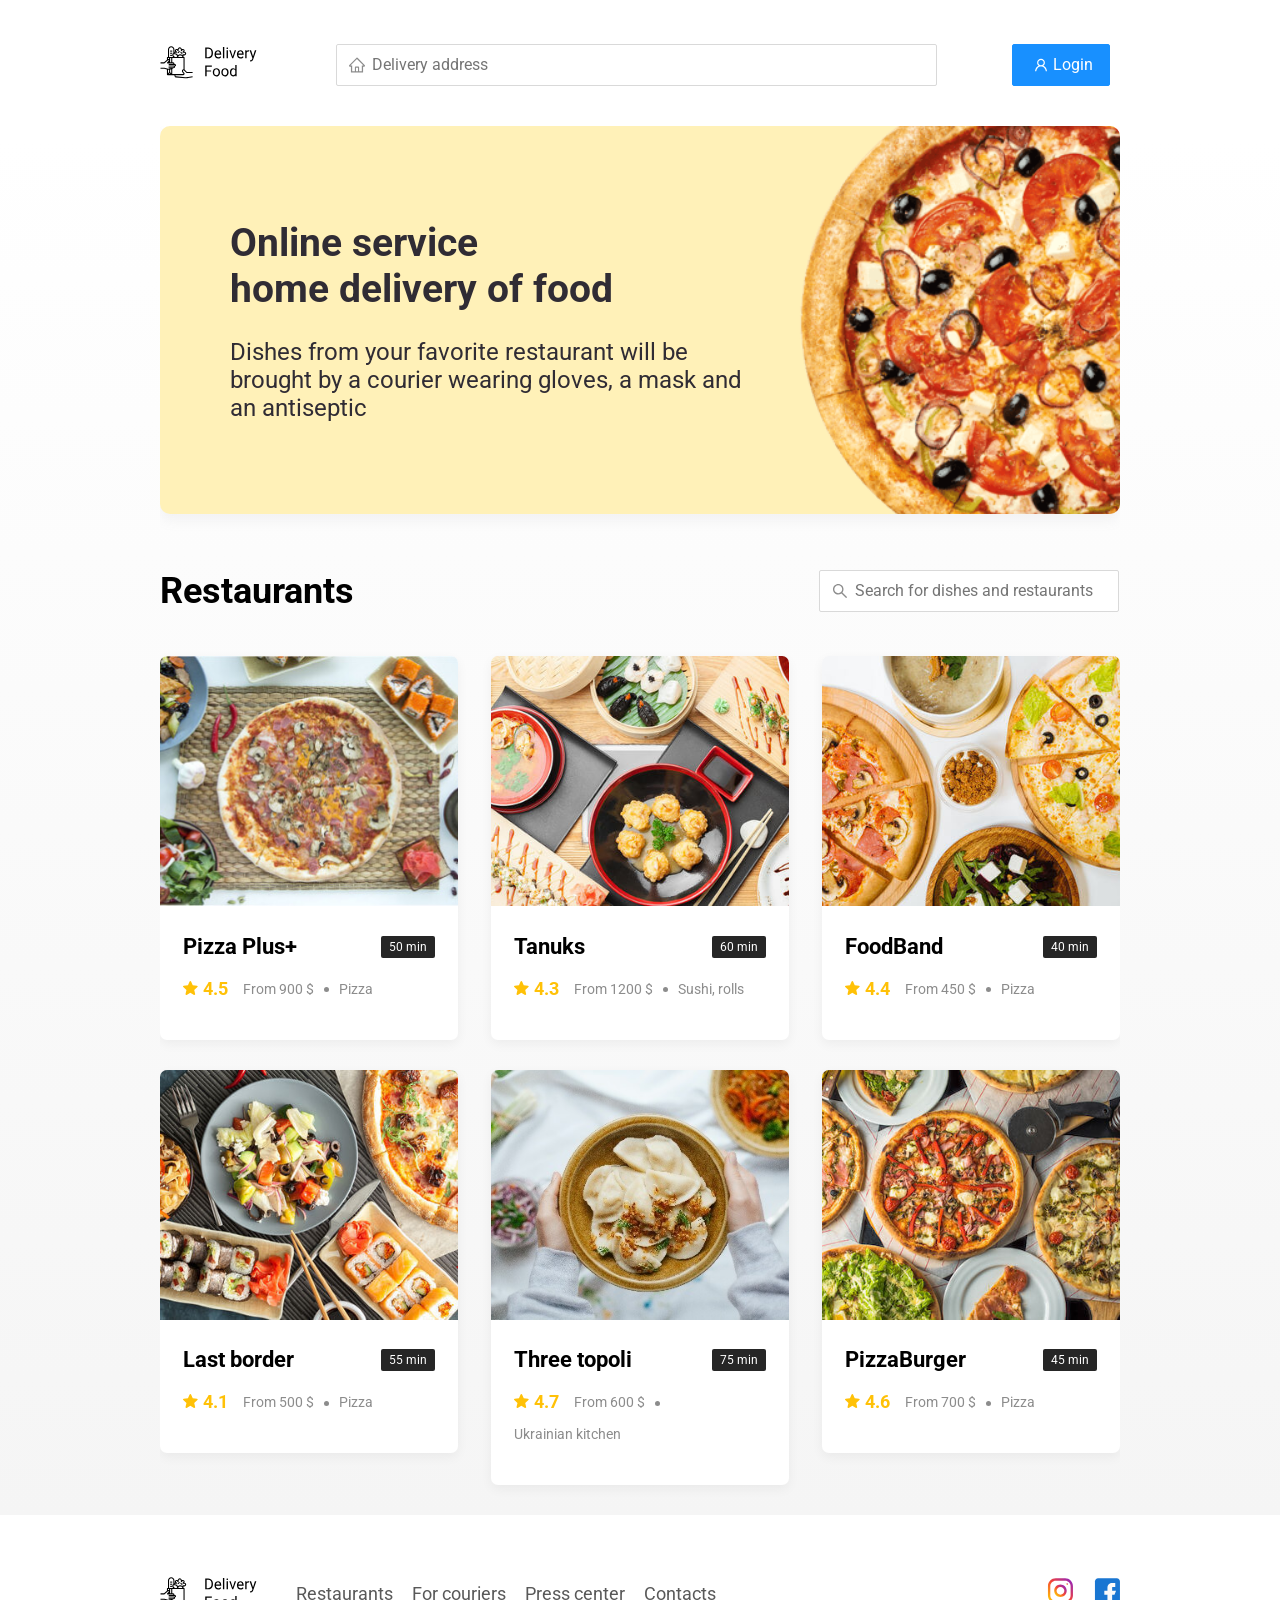
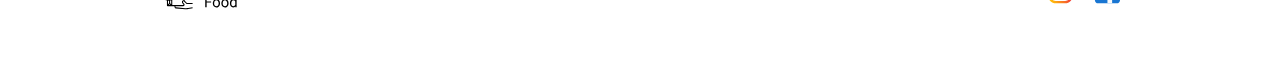
<file: index.html>
<!DOCTYPE html>
<html lang="en">

<head>
    <meta charset="UTF-8"/>
    <meta name="viewport" content="width=device-width, initial-scale=1.0"/>
    <title>Delivery Food — home delivery</title>
	<link rel="icon" type="image/x-icon" href="img/icon/logo.svg">
    <link href="https://fonts.googleapis.com/css?family=Roboto:400,700&display=swap&subset=cyrillic" rel="stylesheet"/>
    <link rel="stylesheet" href="css/normalize.css"/>
    <link rel="stylesheet" href="css/style.css"/>
    <link rel="stylesheet" href="https://cdn.jsdelivr.net/npm/swiper@8/swiper-bundle.min.css">
</head>

<body>
	<div class="container">
		<header class="header">
			<a class="logo">
				<img src="img/icon/logo.svg" alt="Logo"/>
			</a>
			<label class="address">
				<input type="text" class="input input-address" placeholder="Delivery address"/>
			</label>
			<div class="buttons">
				<span class="user-name"></span>
				<button class="button button-primary button-auth">
					<span class="button-auth-svg"></span>
					<span class="button-text">Login</span>
				</button>
				<button class="button button-cart" id="cart-button">
					<span class="button-cart-svg"></span>
					<span class="button-text">Cart</span>
				</button>
				<button class="button button-primary button-out">
					<span class="button-text">Logout</span>
					<span class="button-out-svg"></span>
				</button>
			</div>
		</header>
	</div>
	<!-- /.container  -->

	<main class="main">
		<div class="container">
			<div class="container-promo swiper-container">
				<div class="swiper-wrapper">
				<section class="swiper-slide promo pizza">
					<h1 class="promo-title">Online service <br/>home delivery of food</h1>
					<p class="promo-text">
						Dishes from your favorite restaurant will be brought by a courier wearing gloves, a mask and an antiseptic
					</p>
				</section>
				<section class="swiper-slide promo kebab">
					<h1 class="promo-title">Kebabs for May <br> with discount 35%</h1>
					<p class="promo-text">
						Order kebabs in any restaurant before May 10 and get a discount using the OMAG promo code
					</p>
				</section>
				<section class="swiper-slide promo vegetables">
					<h1 class="promo-title">20% discount on all food <br> by promo code LOVE.JS</h1>
					<p class="promo-text">
						The dish from the restaurant will be brought along with two gift books on the frontend
					</p>
				</section>
				<section class="swiper-slide promo sushi">
					<h1 class="promo-title">Discounted sets up to 30% <br> in restaurants</h1>
					<p class="promo-text">
						Discounts on sets until May 30 with a promo code DADADA
					</p>
				</section>
				</div>
			</div>
			<section class="restaurants">
				<div class="section-heading">
					<h2 class="section-title">Restaurants</h2>
					<label class="search">
						<input type="text" class="input input-search" placeholder="Search for dishes and restaurants"/>
					</label>
				</div>
				<div class="cards cards-restaurants">
					
				</div>
				<!-- /.cards -->
			</section>
			<section class="menu hide">
				<div class="section-heading">
					<h2 class="section-title restaurant-title">Pizza Plus</h2>
					<div class="card-info">
						<div class="rating">
							4.5
						</div>
						<div class="price">From 50 $</div>
						<div class="category">Pizza</div>
					</div>
					<!-- /.card-info -->
				</div>
				<div class="cards cards-menu">
					
				</div>
				<!-- /.cards -->
			</section>

		</div>
		<!-- /.container -->
	</main>

	<footer class="footer">
		<div class="container">
			<div class="footer-block">
				<img src="img/icon/logo.svg" alt="logo" class="logo footer-logo"/>
				<nav class="footer-nav">
					<a href="#" class="footer-link">Restaurants </a>
					<a href="#" class="footer-link">For couriers</a>
					<a href="#" class="footer-link">Press center</a>
					<a href="#" class="footer-link">Contacts</a>
				</nav>
				<div class="social-links">
					<a href="#" class="social-link"><img src="img/social/instagram.svg" alt="instagram"/></a>
					<a href="#" class="social-link"><img src="img/social/fb.svg" alt="facebook"/></a>
				</div>
				<!-- /.social-links -->
			</div>
			<!-- /.footer-block -->
		</div>
	</footer>

	<div class="modal modal-cart">
		<div class="modal-dialog">
			<div class="modal-header">
				<h3 class="modal-title">Cart</h3>
				<button class="close">&times;</button>
			</div>
			<!-- /.modal-header -->
			<div class="modal-body">
				<div class="food-row">
					<span class="food-name">Roll eel standard</span>
					<strong class="food-price">250 $</strong>
					<div class="food-counter">
						<button class="counter-button">-</button>
						<span class="counter">1</span>
						<button class="counter-button">+</button>
					</div>
				</div>
				<!-- /.foods-row -->
				<div class="food-row">
					<span class="food-name">Ролл угорь стандарт</span>
					<strong class="food-price">250 $</strong>
					<div class="food-counter">
						<button class="counter-button">-</button>
						<span class="counter">1</span>
						<button class="counter-button">+</button>
					</div>
				</div>
				<!-- /.foods-row -->
				<div class="food-row">
					<span class="food-name">Ролл угорь стандарт</span>
					<strong class="food-price">250 $</strong>
					<div class="food-counter">
						<button class="counter-button">-</button>
						<span class="counter">1</span>
						<button class="counter-button">+</button>
					</div>
				</div>
				<!-- /.foods-row -->
				<div class="food-row">
					<span class="food-name">Ролл угорь стандарт</span>
					<strong class="food-price">250 $</strong>
					<div class="food-counter">
						<button class="counter-button">-</button>
						<span class="counter">1</span>
						<button class="counter-button">+</button>
					</div>
				</div>
				<!-- /.foods-row -->
			</div>
			<!-- /.modal-body -->
			<div class="modal-footer">
				<span class="modal-pricetag">1250 $</span>
				<div class="footer-buttons">
					<button class="button button-primary">Make order</button>
					<button class="button clear-cart">Cancel</button>
				</div>
			</div>
			<!-- /.modal-footer -->
		</div>
		<!-- /.modal-dialog -->
	</div>

	<div class="modal-auth">
		<div class="modal-dialog modal-dialog-auth">
			<button class="close-auth">&times;</button>
			<form id="logInForm">
				<fieldset class="modal-body">
					<legend class="modal-title">Authorization</legend>
					<label class="label-auth">
						<span>Login</span>
						<input id="login" type="text">
						<span id='wrongLogin'>Input login</span>
					</label>
					<label class="label-auth">
						<span>Password</span>
						<input id="password" type="password">
					</label>
				</fieldset>
				<!-- /.modal-body -->
				<div class="modal-footer">
					<div class="footer-buttons">
						<button class="button button-primary button-login" type="submit">Login</button>
					</div>
				</div>
			</form>
			<!-- /.modal-footer -->
		</div>
		<!-- /.modal-dialog -->
	</div>
	<script src="https://cdn.jsdelivr.net/npm/swiper@8/swiper-bundle.min.js"></script>
	<script src="js/main.js"></script>
</body>

</html>
</file>
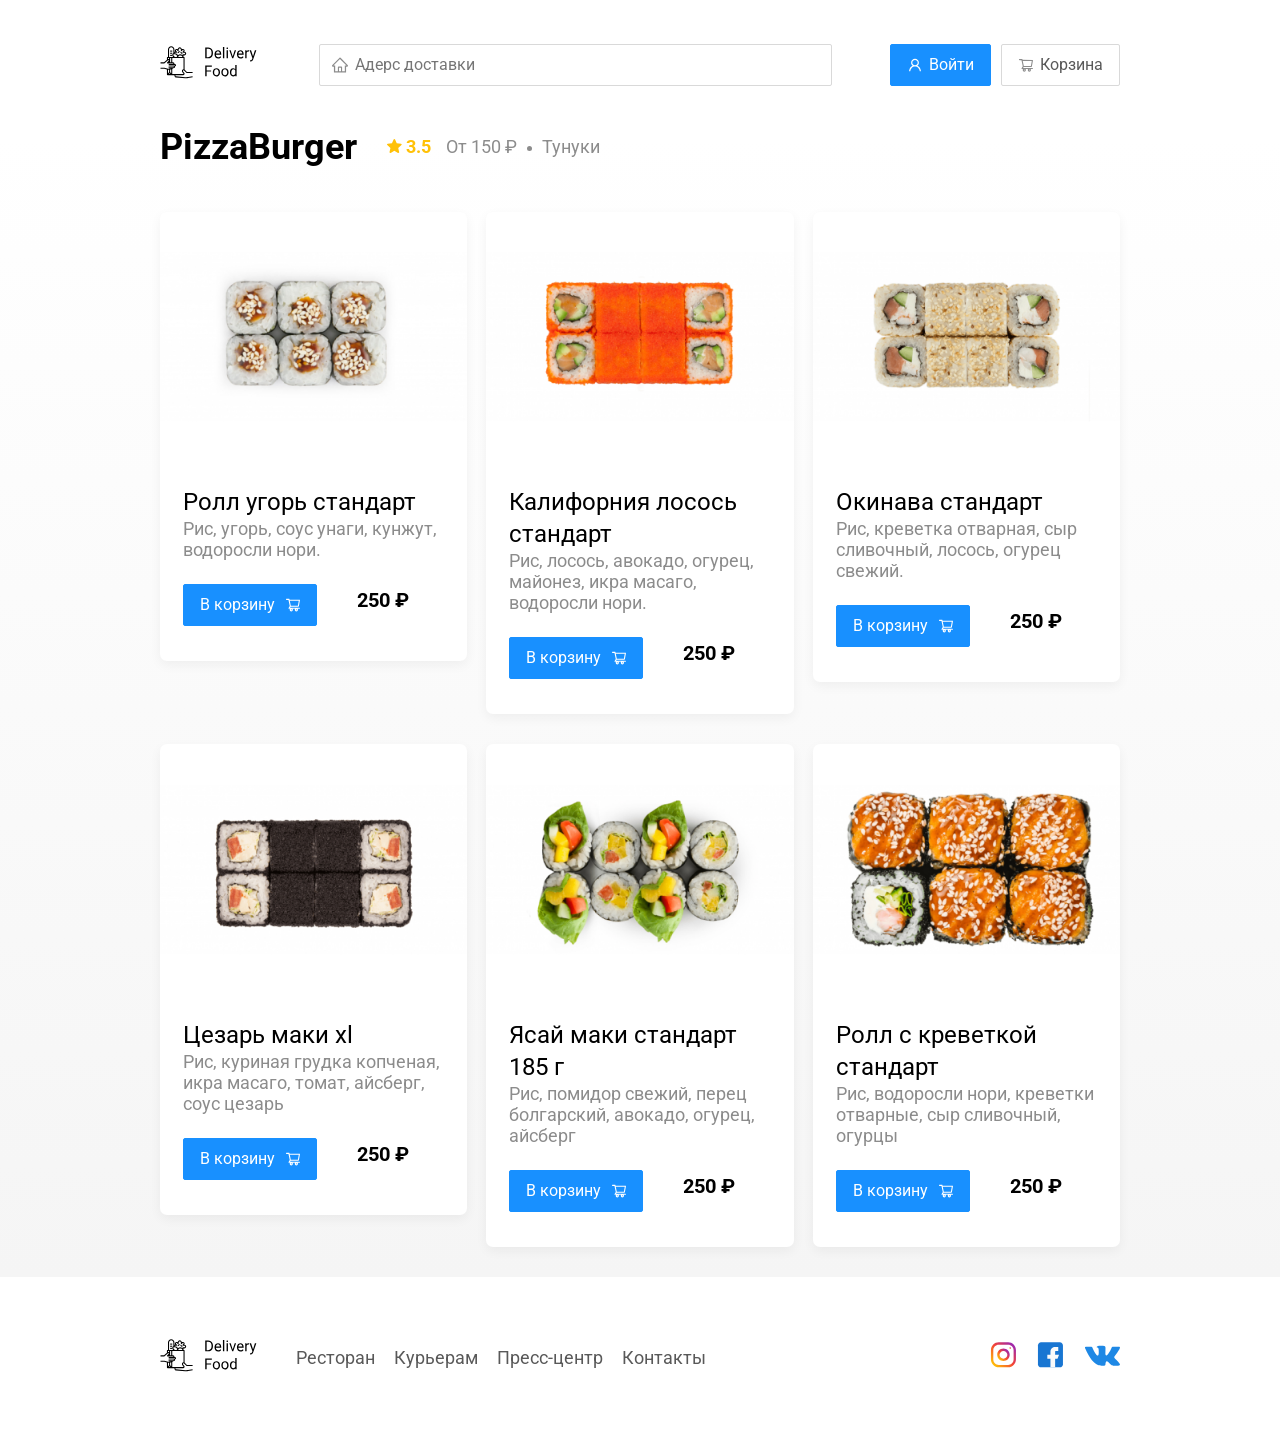
<file: restaurant.html>
<!DOCTYPE html>
<html lang="ru">
<head>
    <meta charset="UTF-8">
    <meta name="viewport" content="width=device-width, initial-scale=1.0">
    <link rel="stylesheet" href="CSS/normalize.css">
    <link rel="stylesheet" href="CSS/animate.css">
    <link rel="stylesheet" href="CSS/style.css">
    <title>PizzaBurger</title>
    <link href="https://fonts.googleapis.com/css?family=Roboto:400,700&display=swap&subset=cyrillic" rel="stylesheet">
</head>
<body>
    <div class="container">
        <header class="header">
            <a href="index.html" class="Logo"> 
                <img src="Images/logo.svg" alt="logo">
            </a>
            <input class="input input-address" type="text" placeholder="Адерс доставки">
            <div class="buttons">
                <button class="button button-primary">
                    <img src="Images/user.svg" alt="user" class="button-icon">
                    <span class="button-text">Войти</span>
                    </button>
                <button class="button" id="cart-button">
                    <img src="Images/shopping-cart.svg" alt="" class="button-icon">
                    <span class="button-text">Корзина</span>
                </button>
            </div>
        </header>
    </div>
    <!-- container -->
    <main class="main">
        <div class="container">
            <secrtion class="restaurants">
                <div class="section-heading">
                    <h2 class="section-title">PizzaBurger</h2>
                    <div class="card-info">
                        <div class="rating"><img src="Images/star.svg" alt="rating" class="rating-star"> 3.5</div>
                        <div class="price">От 150 ₽</div>
                        <div class="category">Тунуки</div>
                    </div>
                    <!-- card2-info -->
                </div>
                <div class="cards">
                    <dev class="card wow fadeInUp" data-wow-delay="0.2s">
                        <img src="Images/s1.png" alt="image" class="card-image">
                        <div class="card-text">
                            <div class="card-heading">
                                <h3 class="card-title card-title-reg">Ролл угорь стандарт</h3>
                            </div>
                            <!-- card heading -->
                            <div class="card-info">
                                <div class="ingredients">Рис, угорь, соус унаги, кунжут, водоросли нори.</div>
                            </div>
                            <!-- card1-info -->
                            <div class="card-buttons">
                                <button class="button button-primary">
                                    <span class="button-card-text">В корзину</span>
                                    <img src="Images/shopping-cart-white.svg" alt="shopping-cart" class="button-card-image">
                                </button>
                                <strong class="card-price-bold">250 ₽</strong>
                            </div>
                        </div>
                    </dev>
                    <!-- /card -->
                    <div class="card wow fadeInUp" data-wow-delay="0.4s">
                        <img src="Images/s2.png" alt="image" class="card-image">
                        <div class="card-text">
                            <div class="card-heading">
                                <h3 class="card-title card-title-reg">Калифорния лосось стандарт</h3>
                            </div>
                            <!-- card heading -->
                            <div class="card-info">
                                <div class="ingredients">Рис, лосось, авокадо, огурец, майонез, икра масаго, водоросли нори.</div>
                            </div>
                            <!-- card1-info -->
                            <div class="card-buttons">
                                <button class="button button-primary">
                                    <span class="button-card-text">В корзину</span>
                                    <img src="Images/shopping-cart-white.svg" alt="shopping-cart" class="button-card-image">
                                </button>
                                <strong class="card-price-bold">250 ₽</strong>
                            </div>
                        </div>
                    </div>
                    <!-- /card -->
                    <div class="card wow fadeInUp" data-wow-delay="0.6s">
                        <img src="Images/s3.png" alt="image" class="card-image">
                        <div class="card-text">
                            <div class="card-heading">
                                <h3 class="card-title card-title-reg">Окинава стандарт</h3>
                            </div>
                            <!-- card heading -->
                            <div class="card-info">
                                <div class="ingredients"> Рис, креветка отварная, сыр сливочный, лосось, огурец свежий.</div>
                            </div>
                            <!-- card1-info -->
                            <div class="card-buttons">
                                <button class="button button-primary">
                                    <span class="button-card-text">В корзину</span>
                                    <img src="Images/shopping-cart-white.svg" alt="shopping-cart" class="button-card-image">
                                </button>
                                <strong class="card-price-bold">250 ₽</strong>
                            </div>
                        </div>
                    </div>
                    <!-- /card -->
                    <div class="card wow fadeInUp" data-wow-delay="0.2s">
                        <img src="Images/s4.png" alt="image" class="card-image">
                        <div class="card-text">
                            <div class="card-heading">
                                <h3 class="card-title card-title-reg">Цезарь маки хl</h3>
                            </div>
                            <!-- card heading -->
                            <div class="card-info">
                                <div class="ingredients">Рис, куриная грудка копченая, икра масаго, томат, айсберг, соус цезарь</div>
                            </div>
                            <!-- card1-info -->
                            <div class="card-buttons">
                                <button class="button button-primary">
                                    <span class="button-card-text">В корзину</span>
                                    <img src="Images/shopping-cart-white.svg" alt="shopping-cart" class="button-card-image">
                                </button>
                                <strong class="card-price-bold">250 ₽</strong>
                            </div>
                        </div>
                    </div>
                    <!-- /card -->
                    <div class="card wow fadeInUp" data-wow-delay="0.4s">
                        <img src="Images/s5.png" alt="image" class="card-image">
                        <div class="card-text">
                            <div class="card-heading">
                                <h3 class="card-title card-title-reg">Ясай маки стандарт 185 г</h3>
                            </div>
                            <!-- card heading -->
                            <div class="card-info">
                                <div class="ingredients">Рис, помидор свежий, перец болгарский, авокадо, огурец, айсберг</div>
                            </div>
                            <!-- card1-info -->
                            <div class="card-buttons">
                                <button class="button button-primary">
                                    <span class="button-card-text">В корзину</span>
                                    <img src="Images/shopping-cart-white.svg" alt="shopping-cart" class="button-card-image">
                                </button>
                                <strong class="card-price-bold">250 ₽</strong>
                            </div>
                        </div>
                    </div>
                    <!-- /card -->
                    <div class="card wow fadeInUp" data-wow-delay="0.6s">
                        <img src="Images/s6.png" alt="image" class="card-image">
                        <div class="card-text">
                            <div class="card-heading">
                                <h3 class="card-title card-title-reg">Ролл с креветкой стандарт</h3>
                            </div>
                            <!-- card heading -->
                            <div class="card-info">
                                <div class="ingredients">Рис, водоросли нори, креветки отварные, сыр сливочный, огурцы</div>
                            </div>
                            <!-- card1-info -->
                            <div class="card-buttons">
                                <button class="button button-primary">
                                    <span class="button-card-text">В корзину</span>
                                    <img src="Images/shopping-cart-white.svg" alt="shopping-cart" class="button-card-image">
                                </button>
                                <strong class="card-price-bold">250 ₽</strong>
                            </div>
                        </div>
                    </div>
                    <!-- /card -->
                </div>
                <!-- /cards -->
            </secrtion>
        </div>
    </main>
    <footer class="footer">
        <div class="container">
            <div class="footer-block">
                <a href="index.html" class="Logo"> 
                    <img src="Images/logo.svg" alt="logo">
                </a>
                <nav class="footer-nav">
                    <a href="#" class="footer-link">Ресторан</a>
                    <a href="#" class="footer-link">Курьерам</a>
                    <a href="#" class="footer-link">Пресс-центр</a>
                    <a href="#" class="footer-link">Контакты</a>
                </nav>
                <div class="social-links">
                    <a href="#" class="social-link"><img src="Images\instagram.svg" alt="instagram"></a>
                    <a href="#" class="social-link"><img src="Images\FB.svg" alt="FB"></a>
                    <a href="#" class="social-link"><img src="Images\VK.svg" alt="VK"></a>
                </div>
            </div>
        </div>
    </footer>
    <div class="modal">
        <div class="modal-dialog">
            <div class="modal-header">
                <h3 class="modal-title">Корзина</h3>
                <button class="close">&times;</button>            <!-- спец символ крестик -->
            </div>
            <div class="modal-body">
                <div class="food-row">
                    <span class="food-name">Ролл угорь стандарт</span>
                    <strong class="food-price">250 ₽</strong>
                    <div class="food-counter">
                        <button class="counter-button">-</button>
                        <span class="coutner">1</span>
                        <button class="counter-button">+</button>
                    </div>
                </div>
                <div class="food-row">
                    <span class="food-name">Ролл угорь стандарт</span>
                    <strong class="food-price">250 ₽</strong>
                    <div class="food-counter">
                        <button class="counter-button">-</button>
                        <span class="coutner">1</span>
                        <button class="counter-button">+</button>
                    </div>
                </div>
                <div class="food-row">
                    <span class="food-name">Ролл угорь стандарт</span>
                    <strong class="food-price">250 ₽</strong>
                    <div class="food-counter">
                        <button class="counter-button">-</button>
                        <span class="coutner">1</span>
                        <button class="counter-button">+</button>
                    </div>
                </div>
                <div class="food-row">                      <!-- ctrl+shift+D Дублювання -->
                    <span class="food-name">Ролл угорь стандарт</span>
                    <strong class="food-price">250 ₽</strong>
                    <div class="food-counter">
                        <button class="counter-button">-</button>
                        <span class="coutner">1</span>
                        <button class="counter-button">+</button>
                    </div>
                </div>
                <!-- /.foots-row -->
            </div>
            <div class="modal-footer">
                <span class="modal-pricetag">1200 ₽</span>
                <div class="footer-buttons">
                    <button class="button button-primary">Оформить заказ</button>
                    <button class="button">Отмена</button>
                </div>
            </div>
        </div>
    </div>
    <script src="js/wow.js"></script>
    <script src="js/main.js"></script>
</body>
</html>
</file>
<file: css/style.css>
* {
    box-sizing: border-box;
}

body {
    font-family: "Roboto", sans-serif;
    padding-top: 44px;
}

a,
button {
    cursor: pointer;
    color: inherit;
}

.hide {
    display: none;
}

.container {
    max-width: 1200px;
    margin: auto;
    overflow: hidden;
}

.header {
    display: flex;
    align-items: center;
    justify-content: space-between;
    margin-bottom: 40px;
}

.input {
    background-color: #ffffff;
    border: 1px solid #d9d9d9;
    border-radius: 2px;
    font-size: 16px;
    line-height: 24px;
    padding: 8px 8px 8px 35px;
    background-repeat: no-repeat;
    background-position: left 11px center;
}

.address {
    flex: 0.8;
}

.input-address {
    width: 100%;
    background-image: url(../img/icon/home.svg);
}

.search {
    margin-left: auto;
    margin-right: 1px;
}

.input-search {
    width: 300px;
    background-image: url(../img/icon/search.svg);

}

.buttons {
    display: flex;
    align-items: center;
}

.button {
    display: flex;
    align-items: center;
    padding: 8px 16px;
    background: #ffffff;
    border: 1px solid #d9d9d9;
    box-sizing: border-box;
    box-shadow: 0 0 2px rgba(0, 0, 0, 0.0015);
    border-radius: 2px;
    color: #595959;
    font-size: 16px;
    line-height: 24px;
}

.button:hover {
    background: #1890ff;
    border: 1px solid #1890ff;
    color: #fff;
}


.button-primary {
    background: #1890ff;
    border: 1px solid #1890ff;
    color: #fff;
    margin-right: 10px;
}

.button-primary:hover {
    background: #ffffff;
    border: 1px solid #d9d9d9;
    color: #595959;
}

.button-icon {
    margin-right: 6px;
}

.button-card-text {
    margin-right: 10px;
}

.button-auth {
    background-position: 20px 13px;
}

.button-primary .button-auth-svg {
    width: 24px;
    height: 24px;
    background-color: #fff;
    -webkit-mask: url("../img/icon/user.svg") no-repeat 50% 50%;
    mask: url("../img/icon/user.svg") no-repeat 50% 50%;
    background-repeat: no-repeat;
}

.button-primary:hover .button-auth-svg {
    background-color: #595959;
}

.button .button-cart-svg {
    width: 24px;
    height: 24px;
    background-color: #595959;
    -webkit-mask: url("../img/icon/shopping-cart.svg") no-repeat 50% 50%;
    mask: url("../img/icon/shopping-cart.svg") no-repeat 50% 50%;
    background-repeat: no-repeat;
}

.button-primary .button-cart-svg {
    background-color: #fff;
}

.button:hover .button-cart-svg {
    background-color: #fff;
}

.button-primary:hover .button-cart-svg {
    background-color: #595959;
}

.button-cart {
    display: none;
    margin: 0 5px;
}

.button-out {
    display: none;
    margin: 0 5px;
}

.user-name {
    display: none;
    margin-right: 20px;
    font-weight: bold;
    font-size: 18px;
}

.promo-slider {

    width: 600px;
    height: 300px;

}

.promo {
    box-shadow: 0 7px 12px rgba(158, 158, 163, 0.1);
    border-radius: 10px;
    padding: 68px 70px;
    margin-bottom: 56px;
}

.pizza {
    background: #fff1b8 url(../img/promo/pizza.png) no-repeat top -100px right -250px / 830px
}

.kebab {
    background: #D6E4FF url(../img/promo/kebab.png) no-repeat top 45px right 40px / 450px;
}

.vegetables {
    background: #FFF566 url(../img/promo/vegetables.png) no-repeat top 0 right 0 / 825px
}

.sushi {
    background: #FFF1F0 url(../img/promo/sushi.png) no-repeat top 10px right 15px / 500px
}

.promo-title {
    font-style: normal;
    font-weight: bold;
    font-size: 39px;
    line-height: 46px;
    color: #302c34;
}

.promo-text {
    font-style: normal;
    font-weight: normal;
    font-size: 24px;
    line-height: 28px;
    color: #302c34;
    max-width: 538px;
}

.main {
    background: linear-gradient(180deg, rgba(245, 245, 245, 0) 1.04%, #f5f5f5 100%);
}

.section-heading {
    display: flex;
    align-items: center;
    margin-bottom: 44px;
}

.section-title {
    font-style: normal;
    font-weight: bold;
    font-size: 36px;
    line-height: 42px;
    margin: 0 30px 0 0;
    color: #000000;
}

.cards {
    display: flex;
    align-items: flex-start;
    justify-content: space-between;
    flex-wrap: wrap;
}

.card {
    background: #ffffff;
    box-shadow: 0 4px 12px rgba(0, 0, 0, 0.05);
    border-radius: 7px;
    overflow: hidden;
    margin-bottom: 30px;
    flex-basis: 31%;
    text-decoration: none;

}

.card-restaurant {
    cursor: pointer
}

.card-image {
    width: 100%;
    height: 250px;
    object-fit: cover;
}


.card-text {
    padding: 20px 23px 35px;
    min-height: 275px;
    display: flex;
    flex-direction: column;
}



.restaurants .card-text {
    min-height: auto;
}

.card-heading {
    display: flex;
    align-items: center;
    justify-content: space-between;
    margin-bottom: 10px;
}

.card-title {
    margin: 0;
    font-style: normal;
    font-weight: bold;
    font-size: 22px;
    line-height: 32px;
}

.card-title-reg {
    font-weight: 400;
}

.card-tag {
    font-style: normal;
    font-weight: normal;
    font-size: 12px;
    line-height: 20px;
    color: #ffffff;
    background: #262626;
    border-radius: 2px;
    padding: 1px 8px;
}

.card-info {
    display: flex;
    align-items: center;
    flex-wrap: wrap;
}

.card-buttons {
    display: flex;
    margin-top: 24px;
    flex-grow: 1;
    align-items: flex-end;
}

.card-price-bold {
    font-weight: bold;
    font-size: 20px;
    line-height: 32px;
    margin-left: 30px;
}

.rating {
    background-image: url("../img/icon/rating.svg");
    background-repeat: no-repeat;
    background-position: 0 7px;
    padding-left: 20px;
    margin-right: 26px;
    color: #ffc107;
    font-weight: bold;
    font-size: 18px;
    line-height: 32px;
}

.price,
.category {
    color: #8c8c8c;
    font-size: 18px;
    line-height: 32px;
}

.price {
    margin-right: 10px;
}

.ingredients {
    color: #8c8c8c;
    font-size: 18px;
    line-height: 21px;
}

.category {
    text-overflow: ellipsis;
    overflow: hidden;
    white-space: nowrap;
    max-width: 150px;
}

.price:after {
    content: "";
    width: 5px;
    height: 5px;
    background-color: #8c8c8c;
    display: inline-block;
    vertical-align: middle;
    border-radius: 50%;
    margin-left: 10px;
}

.footer {
    padding: 60px 0;
}

.footer-block {
    display: flex;
    align-items: center;
    justify-content: space-between;
}

.footer-nav {
    margin-left: 35px;
    margin-right: auto;
}

.footer-link {
    display: inline-block;
    color: #595959;
    font-style: normal;
    font-weight: normal;
    font-size: 18px;
    line-height: 21px;
    text-decoration: none;
}

.footer-link:not(:last-child) {
    margin-right: 15px;
}

.social-links {
    display: flex;
    align-items: center;
}

.social-link:not(:last-child) {
    margin-right: 21px;
}

.modal {
    position: fixed;
    left: 0;
    top: 0;
    width: 100%;
    height: 100%;
    background: rgba(0, 0, 0, 0.4);
    display: none;
    z-index: 999;
}

.modal-auth {
    position: fixed;
    left: 0;
    top: 0;
    width: 100%;
    height: 100%;
    background: rgba(0, 0, 0, 0.4);
    display: none;
    z-index: 999;
}

.is-open {
    display: flex;
}

.modal-dialog {
    max-width: 780px;
    width: 95%;
    background: #ffffff;
    border-radius: 5px;
    margin: auto;
    padding: 40px 45px;
}

.modal-dialog-auth {
    width: auto;
    position: relative;
}

.label-auth {
    display: block;
    margin: 30px;
}

.label-auth span {
    width: 80px;
    display: inline-block;
}

.modal-header {
    display: flex;
    align-items: center;
    justify-content: space-between;
    margin-bottom: 45px;
}

.modal-title {
    margin: 0;
    font-weight: bold;
    font-size: 36px;
    line-height: 42px;
}

.close {
    font-size: 36px;
    border: none;
    background-color: transparent;
}

.close-auth {
    font-size: 36px;
    border: none;
    background-color: transparent;
    position: absolute;
    top: 10px;
    right: 20px;
}

.modal-body {
    margin-bottom: 22px;
}

.food-row {
    display: flex;
    align-items: flex-start;
    justify-content: space-between;
    padding-bottom: 8px;
    border-bottom: 1px solid #d9d9d9;
    margin-bottom: 15px;
}

.food-name {
    font-weight: normal;
    font-size: 18px;
    line-height: 32px;
}

.food-price {
    margin-left: auto;
    margin-right: 47px;
    font-weight: bold;
    font-size: 20px;
    line-height: 32px;
}

.food-counter {
    display: flex;
    align-items: center;
}

.counter-button {
    display: flex;
    align-items: center;
    justify-content: center;
    width: 39px;
    height: 32px;
    background: #ffffff;
    border: 1px solid #40a9ff;
    box-sizing: border-box;
    border-radius: 2px;
    font-weight: normal;
    font-size: 14px;
    line-height: 22px;
    color: #40a9ff;
}

.counter-button:hover {
    background: #40a9ff;
    border: 1px solid #ffffff;
    color: #ffffff;
}

.counter {
    font-size: 16px;
    line-height: 24px;
    margin-left: 10px;
    margin-right: 10px;
}

.modal-footer {
    display: flex;
    align-items: center;
    justify-content: space-between;
}

.modal-auth .modal-footer {
    justify-content: flex-end;
}

.footer-buttons {
    display: flex;
    align-items: center;
}

.modal-pricetag {
    background: #262626;
    border-radius: 5px;
    color: #ffffff;
    padding: 15px 20px;
    font-size: 20px;
    line-height: 23px;
}

#wrongLogin {
    color: red;
    margin-left: 150px;
    display: none;
}

@media (max-width: 1366px) {
    .container {
        max-width: 960px;
    }

    .pizza {
        background-position: center right -300px;
        background-size: 750px;
    }


    .kebab {
        background-position: top -5px right -93px;
        background-size: 530px;
    }

    .vegetables {
        background-position: top 0 right -93px;
        background-size: 820px;
    }

    .sushi {
        background-position: center right -90px;
    }

    .rating {
        margin-right: 15px;
    }

    .category,
    .price {
        font-size: 14px;
    }
}

@media (max-width: 992px) {
    .container {
        max-width: 750px;
    }



    .pizza {
        padding: 50px;
        background-size: 500px;
        background-position: center right -200px;
    }


    .kebab {
        background-position: top 55px right -100px;
        background-size: 385px;
    }

    .vegetables {
        background-position: top 0 right -280px;
        background-size: 810px;
    }

    .sushi {
        background-position: top 30px right -175px;
    }



    .promo-text {
        font-size: 18px;
        max-width: 400px;
    }

    .card {
        flex-basis: 49%;
    }

    .footer-link {
        font-size: 16px;
    }
}

@media (max-width: 768px) {
    .container {
        max-width: 560px;
    }

    .card-info {
        flex-wrap: wrap;
    }

    .card .rating {
        flex-basis: 100%;
    }

    .card-title {
        font-size: 18px;
    }

    .card-text {
        min-height: 290px;
    }

    .card-price-bold {
        margin-left: 20px;
    }


    .pizza {
        background-size: 400px;
        background-position: bottom 50px right -200px;
    }


    .kebab {
        background-position: top -5px right -74px;
        background-size: 300px;
    }

    .vegetables {
        background-position: top 0 right -240px;
        background-size: 702px;
    }

    .sushi {
        background-position: top -24px right -75px;
        background-size: 302px;
    }

    .promo-title {
        font-size: 24px;
        line-height: 1.4;
    }

    .promo-text {
        margin-top: 0;
    }
}

@media (max-width: 578px) {
    .container {
        width: 90%;
    }

    .address {
        min-width: 100%;
        order: 1;
    }

    .header {
        flex-wrap: wrap;
    }

    .input-address {
        margin-top: 15px;
        order: 5;
        flex: 1;
    }

    .promo {
        background-image: none;
    }

    .promo-title {
        margin-bottom: 10px;
    }

    .section-title {
        font-size: 20px;
    }

    .card {
        flex-basis: 100%;
    }

    .card-text {
        min-height: auto;
    }

    .card-image {
        width: 100%;
    }

    .footer {
        padding: 30px 0;
    }

    .footer-block {
        align-items: flex-start;
    }

    .footer-nav {
        margin-left: 0;
        margin-right: 0;
        order: 0;
        display: flex;
        flex-direction: column;
    }

    .footer-logo {
        margin-right: 15px;
        order: 1;
    }

    .social-links {
        order: 2;
    }
}

@media (max-width: 480px) {
    .button-text {
        display: none;
    }

    .button-icon {
        margin: 0;
    }

    .user-name {
        margin: 10px;

    }

    .buttons {
        flex-wrap: wrap;
        margin-left: auto;
    }

    .button {
        min-height: 40px;
        padding: 5px 12px;

    }

    .button-out-svg {
        width: 24px;
        height: 24px;
        background-color: #fff;
        -webkit-mask: url(../img/icon/logout.svg) no-repeat 50% 50%;
        mask: url(../img/icon/logout.svg) no-repeat 50% 50%;
        background-repeat: no-repeat;
        -webkit-mask-size: 20px;
        mask-size: 20px;
    }

    .promo {
        padding: 20px;
    }

    .section-heading {
        flex-wrap: wrap;
    }

    .footer-block {
        flex-wrap: wrap;
        flex-direction: column;
        align-items: center;
    }

    .footer-logo {
        order: 0;
        margin-bottom: 20px;
    }

    .footer-nav {
        margin-bottom: 20px;
        text-align: center;
    }

    .footer-link:not(:last-child) {
        margin-right: 0;
    }
}
</file>
<file: CSS/style.css>
* {
    box-sizing: border-box;
}
body {
    font-family: 'Roboto', sans-serif;
    padding-top: 44px;
}
.container{
    max-width: 1200px;
    margin: auto;
}
.header {
    display: flex;
    align-items: center;
    justify-content: space-between;
    margin-bottom: 40px;
}
.input {
    background: #FFFFFF;
    border: 1px solid #D9D9D9;
    border-radius: 2px;
    font-size: 16px;
    line-height: 24px;
    padding: 8px;
    color: #BFBFBF;
    padding-left: 35px;
    background-repeat: no-repeat;
    background-position: left 11px center;
}
.input-address {
    flex: 0.8;  /*80 відсотків від ширини екрану*/
    background-image: url(../Images/home.svg);
}
.input-search {
    background-image: url(../Images/search.svg);
    width: 300px;
    margin-left: auto;
}
.buttons {
    display: flex;
    align-items: center;
}
.button {
    /* кнопки рядом */
    display: flex;
    align-items: center;
    /* одна под одной */
    padding: 8px 16px;
    background: #FFFFFF;
    border: 1px solid #D9D9D9;
    box-sizing: border-box;
    box-shadow: 0px 0px 2px rgba(0, 0, 0, 0.0015);
    border-radius: 2px;
    color: #595959;
    font-size: 16px;
    line-height: 24px;
}
.button-primary {
    background: #1890FF;
    border: 1px solid #1890FF;
    color: #fff;
    margin-right: 10px;
}
.button-card-text {
    margin-right: 10px;
}
.button-icon {
    margin-right: 6px;
    vertical-align: middle;
}
.promo {
    box-shadow: 0px 7px 12px rgba(158, 158, 163, 0.1);
    background:#FFF1B8 url(../Images/promo-image.png) no-repeat top -152px right -159px / 542px;
    border-radius: 10px;
    padding: 68px 70px;
    margin-bottom: 56px;
}
.promo-text {
    max-width: 538px;
}
.section-heading {
    display: flex;
    align-items: center;
    margin-bottom: 44px;
}
.section-title {
    font-style: normal;
    font-weight: bold;
    font-size: 36px;
    line-height: 42px;
    margin: 0;
    color: #000000;
    margin-right: 30px;
}
.cards {
    display: flex;
    align-items: flex-start;
    flex-wrap: wrap;
    justify-content: space-between;
}
.card {
    background: #FFFFFF;
    box-shadow: 0px 4px 12px rgba(0, 0, 0, 0.05);
    border-radius: 7px;
    overflow: hidden;
    margin-bottom: 30px;
    flex-basis: 32%; /*малюноки по 30 відсотків займають*/
    text-decoration: none;
}
.card-image {
    width: 384px;
    height: 250px;
    object-fit: cover; /*обрізати під розмір якщо малюнок більший*/
}
.card-text {
    padding: 20px 23px 35px 23px;
}
.card-heading {
    display: flex;
    align-items: center;
    justify-content: space-between;
}
.card-title {
    margin: 0;
    font-style: normal;
    font-weight: bold;
    font-size: 24px;
    line-height: 32px;
}
.card-title-reg {
    font-weight: 400;
}
.card-tag {
    font-style: normal;
    font-weight: normal;
    font-size: 12px;
    line-height: 20px;
    color: #FFFFFF;
    background: #262626;
    border-radius: 2px;
    padding: 1px 8px;
}
.card-info  {
    display: flex;
    align-items: center;
    flex-wrap: wrap;
}
.card-buttons {
    display: flex;
    list-style: center;
    margin-top: 24px;
}
.card-price-bold {
    font-weight: bold;
    font-size: 20px;
    line-height: 32px;
    margin-left: 30px;
}
.rating {
    margin-right: 26px;
    color: #FFC107;
    font-style: normal;
    font-weight: bold;
    font-size: 18px;
    line-height: 32px;
}
.price, 
.category {
    font-size: 18px;
    line-height: 32px;
    color: #8C8C8C;
}
.price {
    margin-right: 10px;
}
.ingredients {
    font-size: 18px;
    line-height: 21px;
    color: #8C8C8C;
}
.category {                     /*обрізання переповненого тексту*/
    text-overflow: ellipsis;
    overflow: hidden;
    white-space: nowrap;
    min-width: 150px;
}
.price:after {
    content: "";
    width: 5px;
    height: 5px;
    background-color: #8C8C8C;
    display: inline-block;
    vertical-align: middle;
    border-radius: 50%;
    margin-left: 10px;
}
.main {
    background: linear-gradient(180deg, rgba(245, 245, 245, 0) 1.04%, #F5F5F5 100%);
}
.footer {
    padding: 60px 0;
}
.footer-block {
    display: flex;
    align-items: center;
    justify-content: space-between;
}
.footer-nav {
    margin-left: 35px;
    margin-right: auto;
}
.footer-link {
    display: inline-block;
    color: #595959;
    text-decoration: none;
    font-weight: normal;
    font-size: 18px;
    line-height: 21px;
}
.footer-link:not(:last-child) {
    margin-right: 15px;
}
.social-links {
    display: flex;
    align-items: center;
}
.social-link:not(:last-child) {
    margin-right: 21px;
}
.modal {

    position: fixed;
    left: 0;
    top: 0;
    width: 100%;
    height: 100%;
    background: rgba(0, 0, 0, 0.4);
    display: none;
}
.is-open {
    display: flex;
}
.modal-dialog {
    max-width: 780px;
    width: 95%;
    background: #FFFFFF;
    border-radius: 5px;
    margin: auto;
    padding: 40px 45px;
}
.modal-header {
    display: flex;
    align-items: center;
    justify-content: space-between;
    margin-bottom: 45px;
}
.close {
    font-size: 36px;
    border: none;
    background-color: transparent;
}
.modal-body {
    margin-bottom: 52px;
}
.food-row {
    display: flex;
    align-items: flex-start;
    justify-content: space-between;
    padding-bottom: 10px;
    border-bottom: 1px solid #D9D9D9;
    margin-bottom: 10px;
}
.food-name {
    font-weight: normal;
    font-size: 18px;
    line-height: 32px;
}
.food-price {
    margin-left: auto;
    margin-right: 47px;
    font-weight: bold;
    font-size: 20px;
    line-height: 32px;
}
.modal-title {
    margin: 0;
    font-style: normal;
    font-weight: bold;
    font-size: 36px;
    line-height: 42px;
}
.food-counter {
    display: flex;
    align-items: center;
}
.counter-button {
    display: flex;
    align-items: center;
    justify-content: center;
    width: 39px;
    height: 32px;
    background: #FFFFFF;
    border: 1px solid #40A9FF;
    box-sizing: border-box;
    border-radius: 2px;
    font-weight: normal;
    font-size: 14px;
    line-height: 22px;
    color: #40A9FF;
}
.coutner {
    font-size: 16px;
    line-height: 24px;
    margin-left: 10px;
    margin-right: 10px;
}
.modal-footer {
    display: flex;
    align-items: center;
    justify-content: space-between;
}
.footer-buttons {
    display: flex;
    align-items: center;
}
.modal-pricetag {
    background: #262626;
    border-radius: 5px;
    color: #FFFFFF;
    padding: 15px 20px;
    font-weight: bold;
    font-size: 20px;
    line-height: 23px;
}
@media (max-width: 1366px) {
    .container {
        max-width: 960px;
    }
    .promo {
        background-position: center right -190px;
        border-style: 750px;
    }
    .rating {
        margin-right: 15px;
    }
    .category, 
    .price {
        font-style: 14px;
    }
    .card-image {
        width: 100%;
        object-fit: scale-down;
    }
}
@media (max-width: 992px){
    .container {
        max-width: 750px;
    }
    .promo {
        padding: 50px;
        border-style: 400px;
        background-size: 400px;
        background-position: center right -200px;
    }
    .promo-text {
        font-size: 18px;
        max-width: 400px;
    }
    .card {
        flex-basis: 49%; /*пів екрану*/
    }
    .footer-link {
        font-style: 16px;
    }
}
@media (max-width: 768px){
    .container {
        max-width: 560px;
    }
    .card-info {
        font-weight: wrap;
    }
    .card .rating {         /*Тільки в середині картки*/
        flex-basis: 100%;
    }
    .card-title {
        font-size: 18px;
    }
    .promo {
        background-size: 400px;
        background-position: bottom -70px right -244px;
    }
    .promo-title {
        font-size: 24px;
        line-height: 1.4;
    }
    .promo-text {
        margin-top: 0;
    }
}
@media (max-width: 578px) {
    .container {
        width: 90%;
    }
    .header {
        flex-wrap: wrap;
    }
    .input-address {
        margin-top: 15px;
        order: 5;
        flex: 1;
    }
    .promo {
        background-image: none;
    }
    .promo-title {
        margin-bottom: 10px;
    }
    .section-title {
        font-size: 20px;
    }
    .card {
        flex-basis: 100%;
    }
    .card-image {
        width: 100%;
    }
    .footer {
        padding: 30px 0;
    }
    .footer-block {
        align-items: flex-start; /*вирівнювання по верхівці*/
    }
    .footer-nav {
        margin-left: 0;
        margin-right: 0;
        order: 0;
        display: flex;
        flex-direction: column; /*вирівнювання в стовпчик*/
    }
    .footer-logo {
        margin-right: 15px;
        order: 1;
    }
    .social-links {
        order: 2;
    }
}
@media (max-width: 480px) {
    .button-text {
        display: none;
    }
    .button-icon {
        margin: 0;
    }
    .button {
        min-height: 40px;
    }
    .promo {
        padding: 20px;
    }
    .section-heading {
        flex-wrap: wrap;
    }
    .footer-block {
        flex-wrap: wrap;
        font-display: column;
    }
    .footer-logo {
        order: 0;
        margin-bottom: 20px;
    }
    .footer-nav {
        margin-bottom: 20px;
        text-align: center;
    }
    footer-link:not(:last-child) {
        margin-right: 0;
    }
}
</file>
